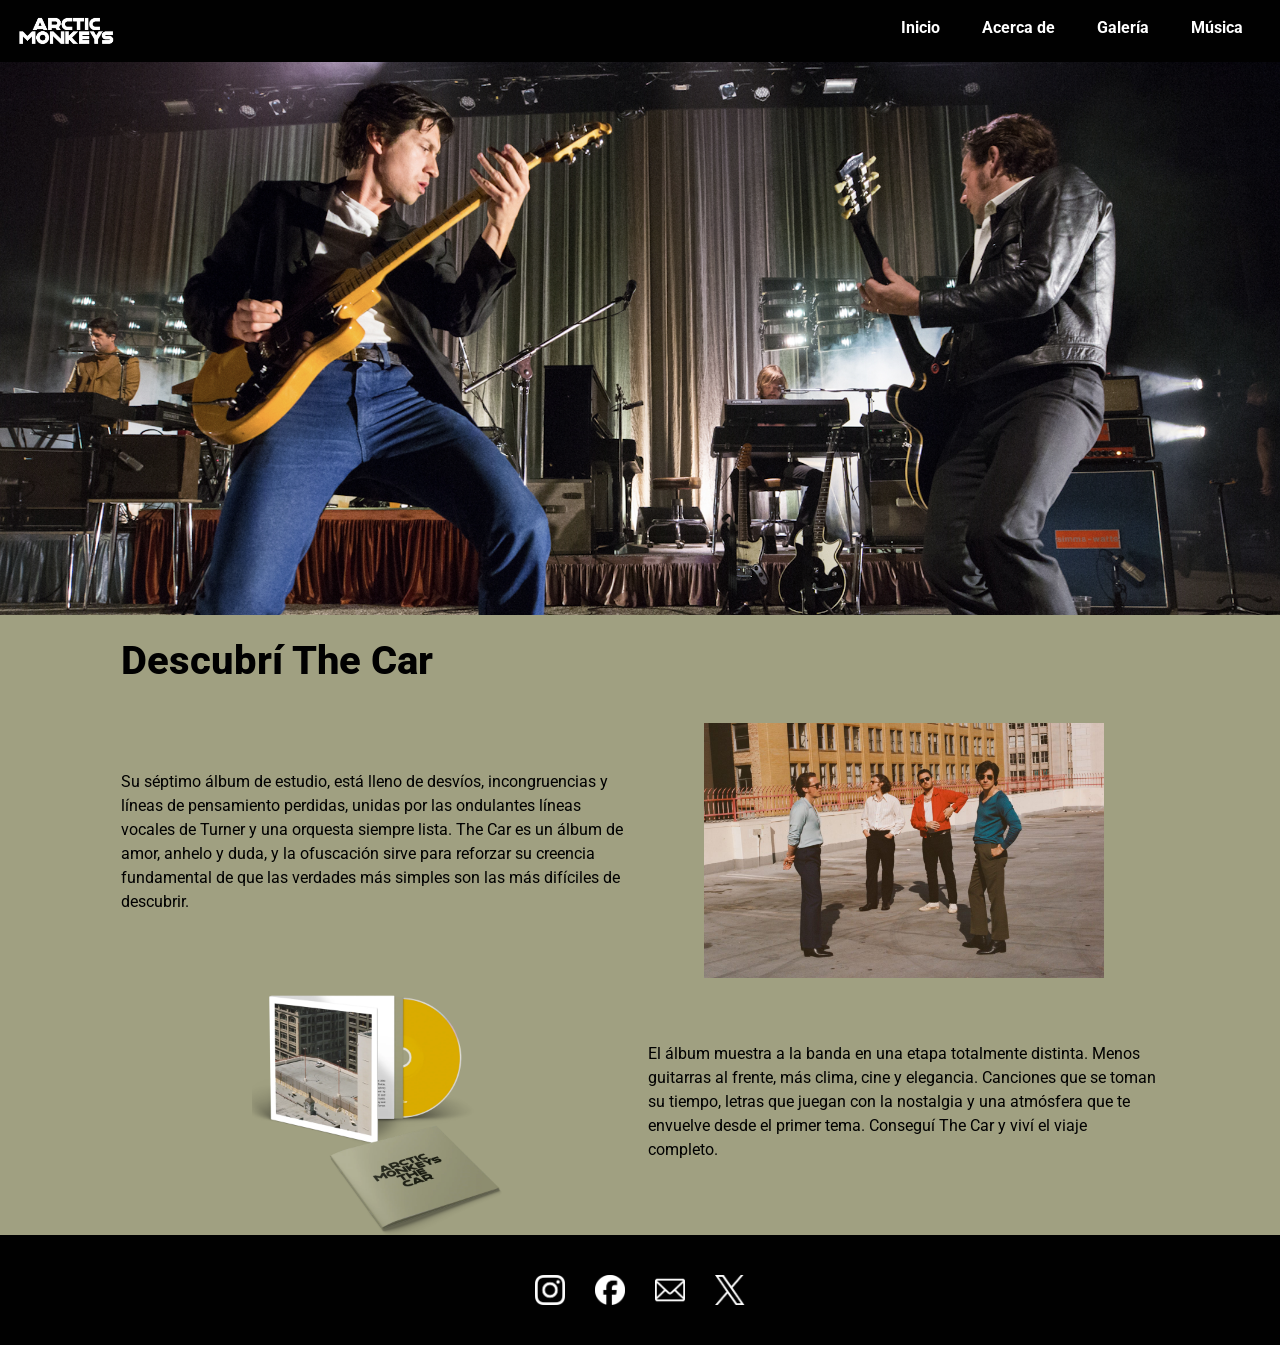
<file: index.html>
<!DOCTYPE html>
<html lang="es">
<head>
    <meta charset="UTF-8">
    <meta name="viewport" content="width=device-width, initial-scale=1.0">
    <title>Arctic Monkeys</title>
    <meta name="description" content="Descubrí el universo de Arctic Monkeys: su historia, música, estética y evolución como una de las bandas más influyentes del rock alternativo.">

    <link href="https://cdn.jsdelivr.net/npm/bootstrap@5.3.8/dist/css/bootstrap.min.css" rel="stylesheet" integrity="sha384-sRIl4kxILFvY47J16cr9ZwB07vP4J8+LH7qKQnuqkuIAvNWLzeN8tE5YBujZqJLB" crossorigin="anonymous">
    

    <link rel="stylesheet" href="css/estilos.css">
</head>
<body>
    <header>
        <img src="imagenes/logoo.png" alt="logo arctic monkeys">

        <nav>
            <ul>
                <li><a href="#">Inicio</a></li>
                <li><a href="./page/acerca.html">Acerca de</a></li>
                <li><a href="./page/galeria.html">Galería</a></li>
                <li><a href="./page/música.html">Música</a></li>
            </ul>
        </nav>
    </header>
    
    <main class="inicio-main">
       <img class="banner" src="imagenes/fotoo.webp" alt="Banda Artic Monkeys brillando en el escenario">

       <section class="contenedor">
         <h1 class="titulo">Descubrí The Car</h1>
         <p class="texto1">Su séptimo álbum de estudio, está lleno de desvíos, incongruencias y líneas de pensamiento perdidas, unidas por las ondulantes líneas vocales de Turner y una orquesta siempre lista. The Car es un álbum de amor, anhelo y duda, y la ofuscación sirve para reforzar su creencia fundamental de que las verdades más simples son las más difíciles de descubrir.</p>
         <img class="foto" src="imagenes/album.jpg" alt="Estética de The Car">
         <p class="texto2">El álbum muestra a la banda en una etapa totalmente distinta. Menos guitarras al frente, más clima, cine y elegancia. Canciones que se toman su tiempo, letras que juegan con la nostalgia y una atmósfera que te envuelve desde el primer tema. Conseguí The Car y viví el viaje completo.</p>
         <img class="foto2" src="imagenes/disco.webp" alt="Disco The Car">

       </section>

        
    </main>
   
    <footer>
        <div class="redes">
            <img src="imagenes/instagram.png" alt="Instagram">
            <img src="imagenes/facebook.png" alt="Facebook">
            <img src="imagenes/mensaje.png" alt="Newsletter">
            <img src="imagenes/twitter.png" alt="Twitter">
        </div>

    </footer>

    <script src="https://cdn.jsdelivr.net/npm/bootstrap@5.3.8/dist/js/bootstrap.bundle.min.js" integrity="sha384-FKyoEForCGlyvwx9Hj09JcYn3nv7wiPVlz7YYwJrWVcXK/BmnVDxM+D2scQbITxI" crossorigin="anonymous"></script>
</body>
</html>
</file>
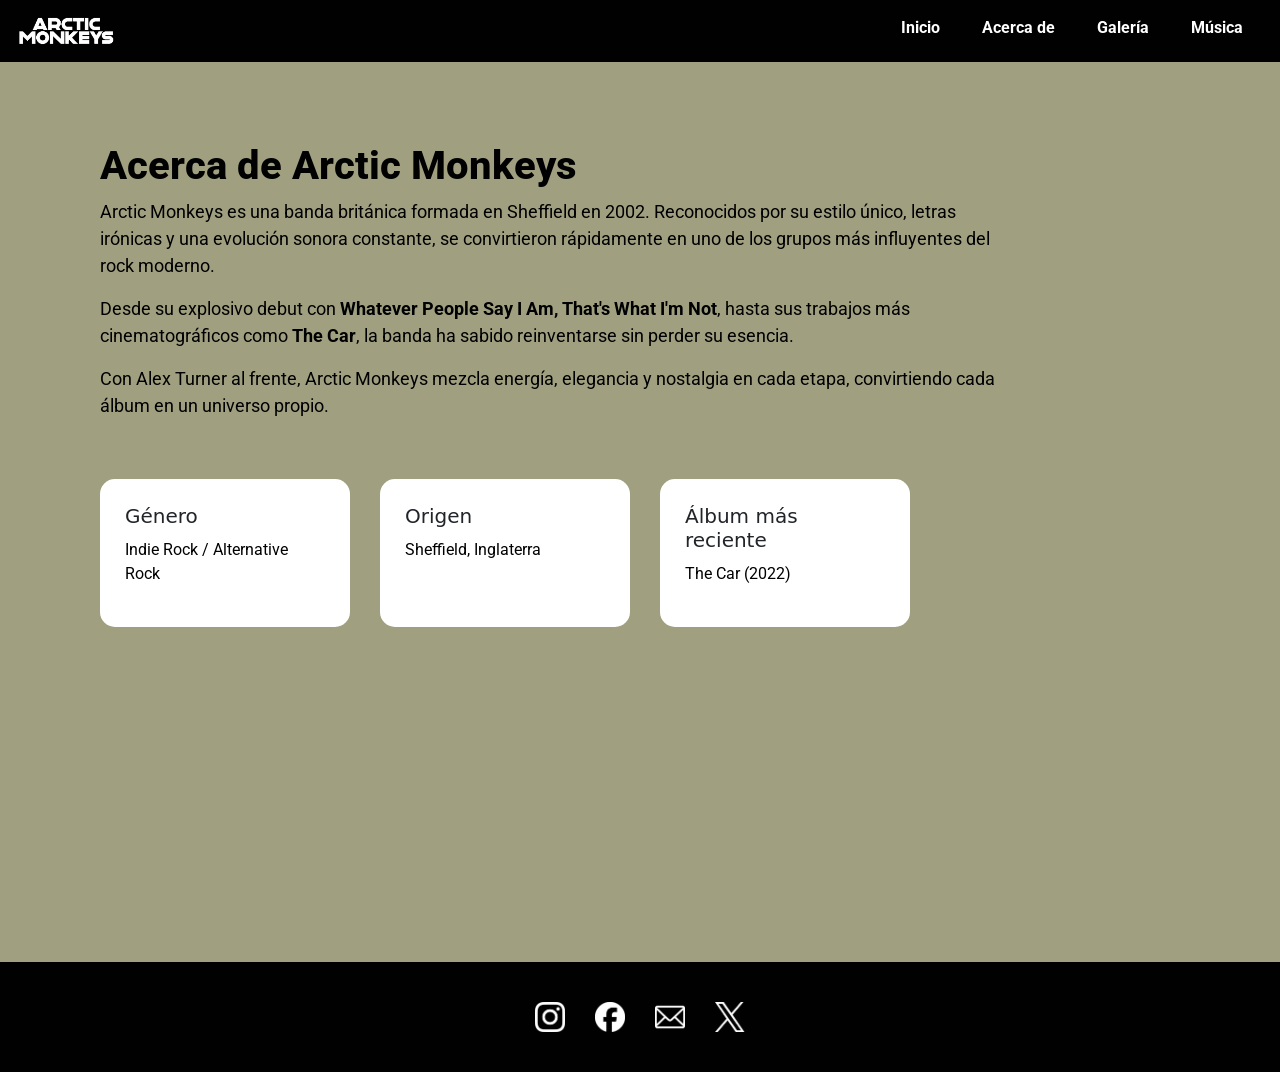
<file: page/acerca.html>
<!DOCTYPE html>
<html lang="en">
<head>
    <meta charset="UTF-8">
    <meta name="viewport" content="width=device-width, initial-scale=1.0">
    <title>Acerca de Arctic Monkeys</title>
    <meta name="description" content="Conocé la historia de Arctic Monkeys, desde sus inicios en Sheffield hasta convertirse en una de las bandas más importantes del rock contemporáneo.">

    <link href="https://cdn.jsdelivr.net/npm/bootstrap@5.3.8/dist/css/bootstrap.min.css" rel="stylesheet" integrity="sha384-sRIl4kxILFvY47J16cr9ZwB07vP4J8+LH7qKQnuqkuIAvNWLzeN8tE5YBujZqJLB" crossorigin="anonymous">

    <link rel="stylesheet" href="https://cdnjs.cloudflare.com/ajax/libs/animate.css/4.1.1/animate.min.css"/>

    <link rel="stylesheet" href="../css/estilos.css">
</head>
<body>
    <header>
        <img src="../imagenes/logoo.png" alt="logo arctic monkeys">

        <nav>
            <ul>
                <li><a href="../index.html">Inicio</a></li>
                <li><a href="#">Acerca de</a></li>
                <li><a href="galeria.html">Galería</a></li>
                <li><a href="música.html">Música</a></li>
            </ul>
        </nav>
    </header>
    <main>
        <section class="acerca-section">
             <h1>Acerca de Arctic Monkeys</h1>

              <div class="acerca-contenido">
                 <p>Arctic Monkeys es una banda británica formada en Sheffield en 2002. Reconocidos por su estilo único, letras irónicas y una evolución sonora constante, se convirtieron rápidamente en uno de los grupos más influyentes del rock moderno.</p>
                 <p>Desde su explosivo debut con <strong>Whatever People Say I Am, That's What I'm Not</strong>, hasta sus trabajos más cinematográficos como <strong>The Car</strong>, la banda ha sabido reinventarse sin perder su esencia.</p>
                 <p>Con Alex Turner al frente, Arctic Monkeys mezcla energía, elegancia y nostalgia en cada etapa, convirtiendo cada álbum en un universo propio.</p>
              </div>

              <div class="acerca-cards">
                <div class="acerca-card animate__animated animate__backInUp">
                    <h3>Género</h3>
                    <p>Indie Rock / Alternative Rock</p>

                </div>

                <div class="acerca-card animate__animated animate__backInUp">
                     <h3>Origen</h3>
                     <p>Sheffield, Inglaterra</p>

                </div>

                <div class="acerca-card animate__animated animate__backInUp">
                    <h3>Álbum más reciente</h3>
                    <p>The Car (2022)</p>
                </div>


              </div>


        </section>

        


    </main>
    <footer>
        <div class="redes">
            <img src="../imagenes/instagram.png" alt="Instagram">
            <img src="../imagenes/facebook.png" alt="Facebook">
            <img src="../imagenes/mensaje.png" alt="Newsletter">
            <img src="../imagenes/twitter.png" alt="Twitter">
        </div>

    </footer>

    <script src="https://cdn.jsdelivr.net/npm/bootstrap@5.3.8/dist/js/bootstrap.bundle.min.js" integrity="sha384-FKyoEForCGlyvwx9Hj09JcYn3nv7wiPVlz7YYwJrWVcXK/BmnVDxM+D2scQbITxI" crossorigin="anonymous"></script>
</body>
</html>
</file>
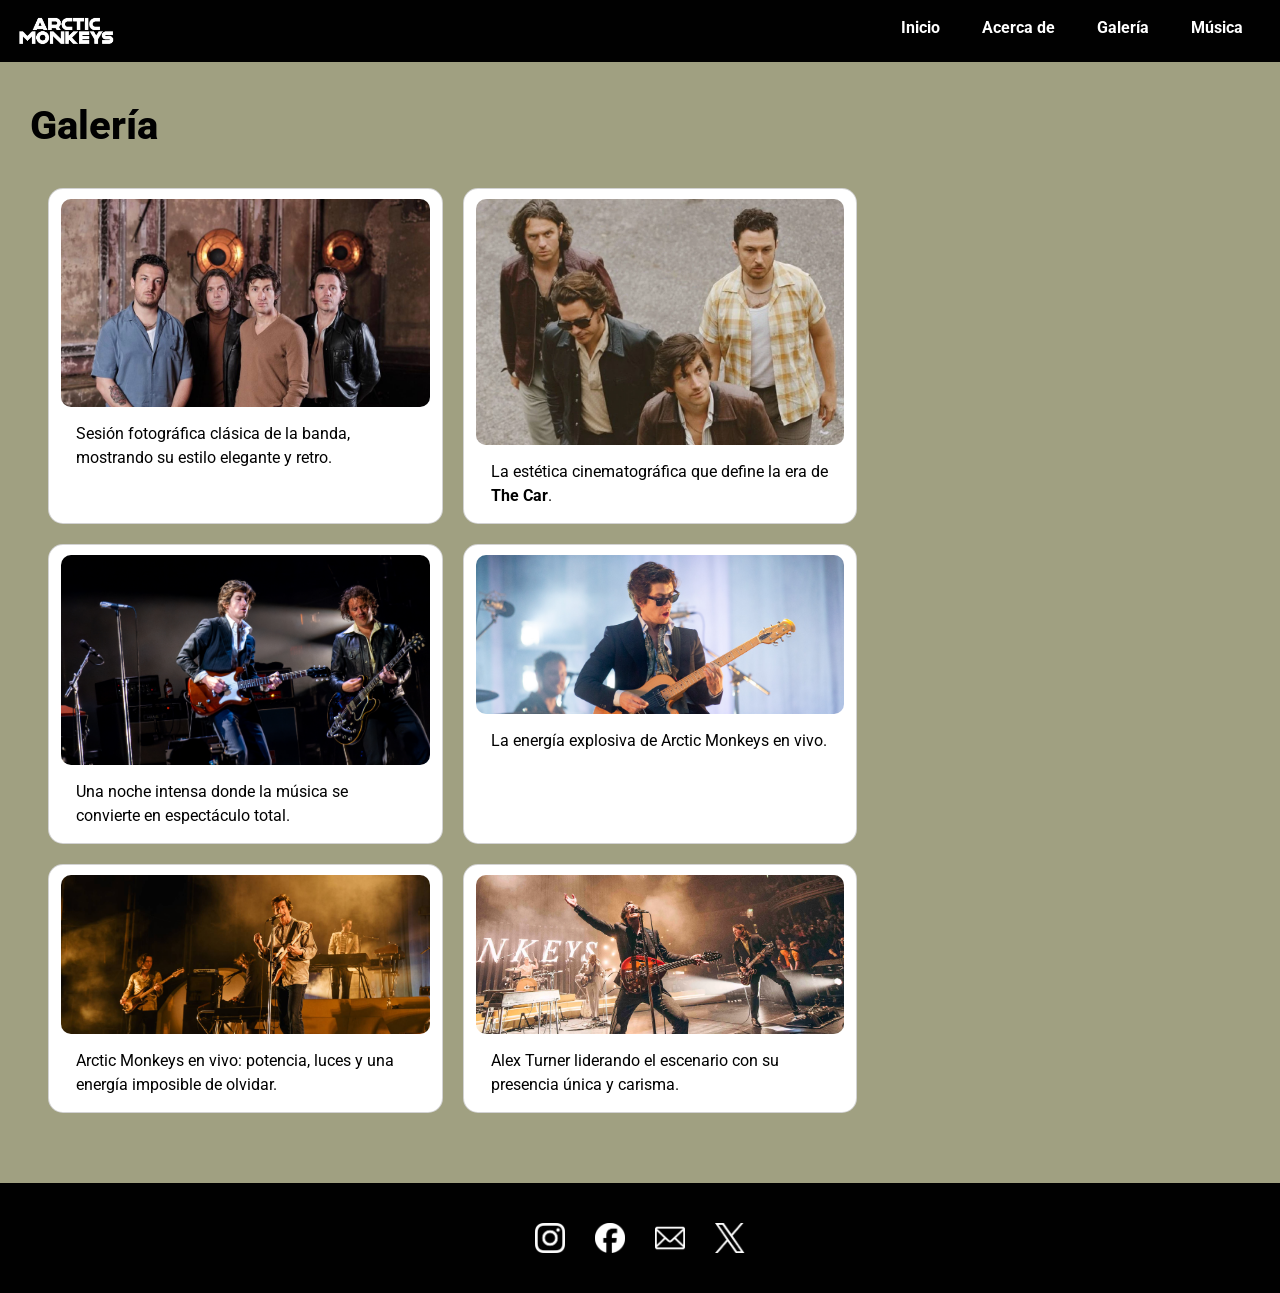
<file: page/galeria.html>
<!DOCTYPE html>
<html lang="en">
<head>
    <meta charset="UTF-8">
    <meta name="viewport" content="width=device-width, initial-scale=1.0">
    <title>Galería Arctic Monkeys</title>
    <meta name="description" content="Explorá la galería de Arctic Monkeys con imágenes icónicas, sesiones fotográficas y momentos en vivo que reflejan la identidad visual de la banda.">

    <link href="https://cdn.jsdelivr.net/npm/bootstrap@5.3.8/dist/css/bootstrap.min.css" rel="stylesheet" integrity="sha384-sRIl4kxILFvY47J16cr9ZwB07vP4J8+LH7qKQnuqkuIAvNWLzeN8tE5YBujZqJLB" crossorigin="anonymous">
    
    <link rel="stylesheet" href="../css/estilos.css">
</head>
<body>
       <header>
        <img src="../imagenes/logoo.png" alt="logo arctic monkeys">

        <nav>
            <ul>
                <li><a href="../index.html">Inicio</a></li>
                <li><a href="acerca.html">Acerca de</a></li>
                <li><a href="#">Galería</a></li>
                <li><a href="música.html">Música</a></li>
            </ul>
        </nav>
    </header>
    
    <main class="galeria">
        <h1>Galería</h1>
    

     <!-- cards -->

     <section class="cards row">

        <div class="card col-12 col-sm-4 col-lg-4">
         <img src="../imagenes/banda.jpg" class="card-img-top" alt="Miembros de Arctic Monkeys">
         <div class="card-body">
             <p class="card-text"> Sesión fotográfica clásica de la banda, mostrando su estilo elegante y retro.</p>
         </div>
        </div>

        <div class="card col-12 col-sm-4 col-lg-4">
         <img src="../imagenes/grupo.webp" class="card-img-top2" alt="Estética del nuevo albúm">
         <div class="card-body">
             <p class="card-text">La estética cinematográfica que define la era de <strong>The Car</strong>.</p>
         </div>
        </div>

        <div class="card col-12 col-sm-4 col-lg-4">
         <img src="../imagenes/concierto.jpg" class="card-img-top3" alt="Show en vivo de Artic Monkeys">
         <div class="card-body">
             <p class="card-text">Una noche intensa donde la música se convierte en espectáculo total.</p>
         </div>
        </div>

         <div class="card col-12 col-sm-4 col-lg-4">
         <img src="../imagenes/guitarra.png" class="card-img-top4" alt="Artic Monkeys en vivo">
         <div class="card-body">
             <p class="card-text">La energía explosiva de Arctic Monkeys en vivo.</p>
         </div>
        </div>

         <div class="card col-12 col-sm-4 col-lg-4">
         <img src="../imagenes/show.png" class="card-img-top5" alt="La banda tocando en vivo en Nueva York">
         <div class="card-body">
             <p class="card-text">Arctic Monkeys en vivo: potencia, luces y una energía imposible de olvidar.</p>
         </div>
        </div>

         <div class="card col-12 col-sm-4 col-lg-4">
         <img src="../imagenes/musica.png" class="card-img-top6" alt="Alex Turner, vocalista de la banda, brillando en el escenario">
         <div class="card-body">
             <p class="card-text">Alex Turner liderando el escenario con su presencia única y carisma.</p>
         </div>
        </div>

     </section>


    </main>

    

    <footer>
        <div class="redes">
            <img src="../imagenes/instagram.png" alt="Instagram">
            <img src="../imagenes/facebook.png" alt="Facebook">
            <img src="../imagenes/mensaje.png" alt="Newsletter">
            <img src="../imagenes/twitter.png" alt="Twitter">
        </div>
    </footer>

    <script src="https://cdn.jsdelivr.net/npm/bootstrap@5.3.8/dist/js/bootstrap.bundle.min.js" integrity="sha384-FKyoEForCGlyvwx9Hj09JcYn3nv7wiPVlz7YYwJrWVcXK/BmnVDxM+D2scQbITxI" crossorigin="anonymous"></script>
</body>
</html>
</file>
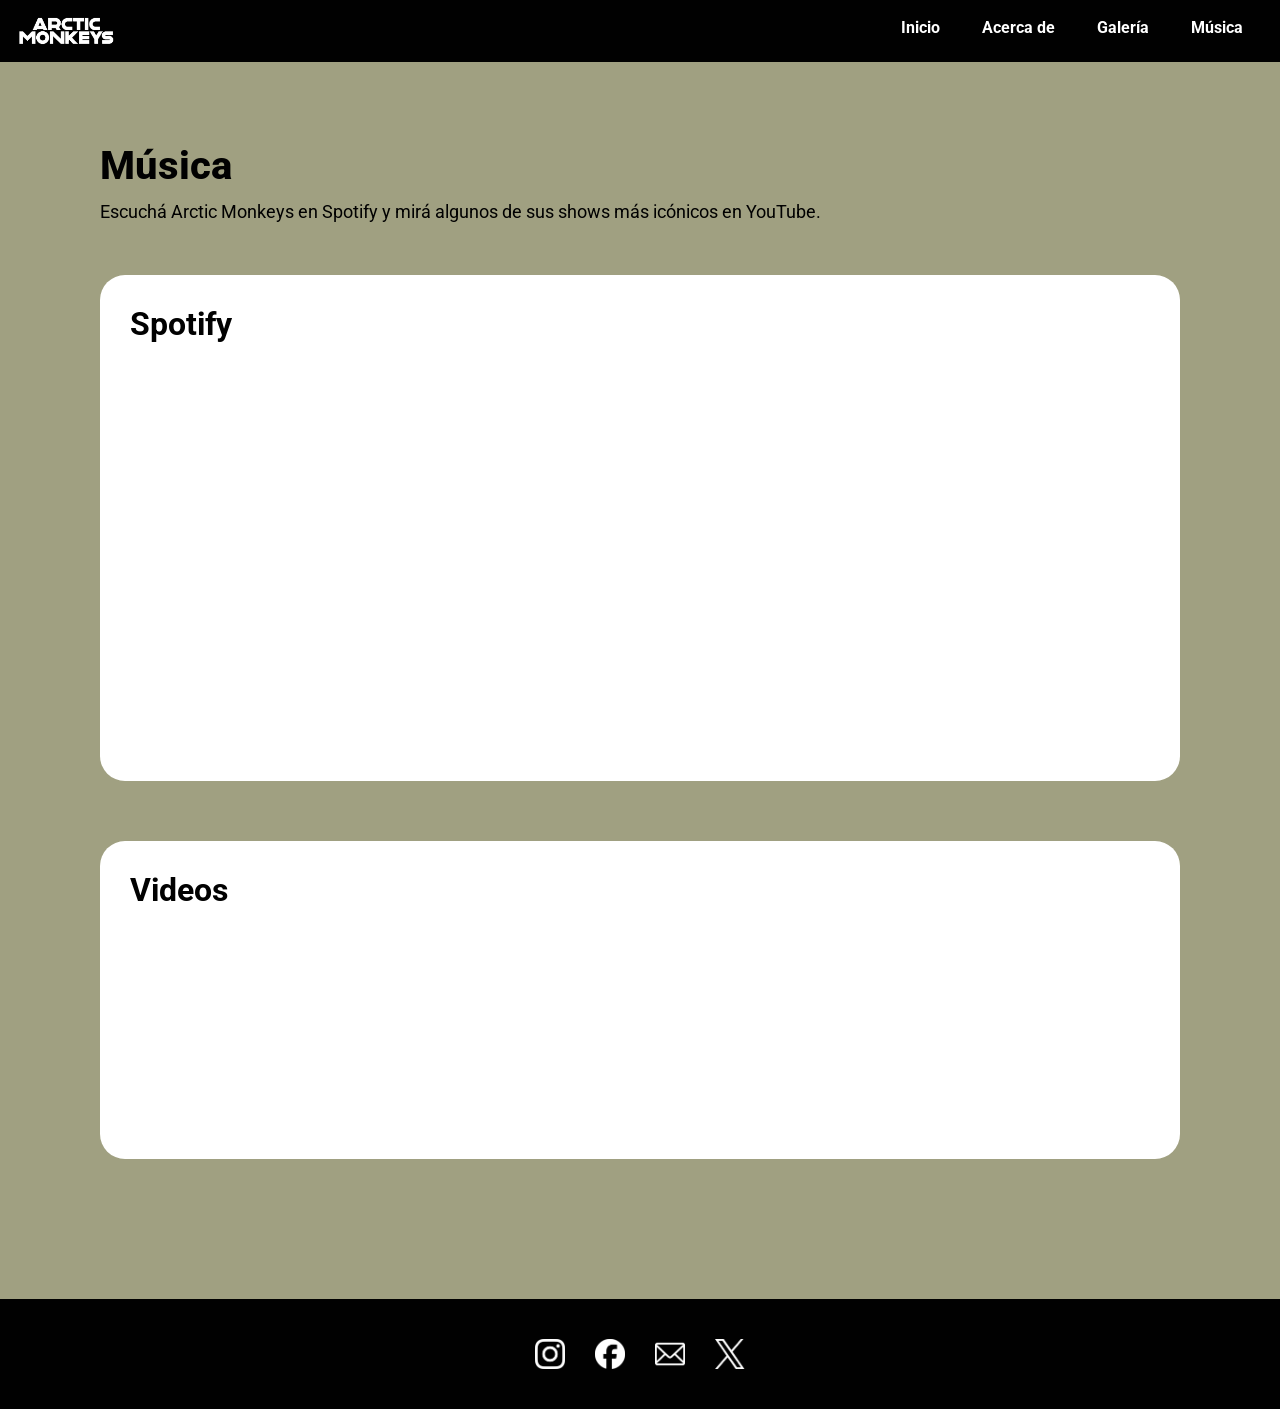
<file: page/música.html>
<!DOCTYPE html>
<html lang="en">
<head>
    <meta charset="UTF-8">
    <meta name="viewport" content="width=device-width, initial-scale=1.0">
    <title>Música Arctic Monkeys</title>
    <meta name="description" content="Escuchá y descubrí la música de Arctic Monkeys, sus álbumes más destacados y la evolución sonora que marcó su carrera.">
    
    <link href="https://cdn.jsdelivr.net/npm/bootstrap@5.3.8/dist/css/bootstrap.min.css" rel="stylesheet" integrity="sha384-sRIl4kxILFvY47J16cr9ZwB07vP4J8+LH7qKQnuqkuIAvNWLzeN8tE5YBujZqJLB" crossorigin="anonymous">

    <link rel="stylesheet" href="../css/estilos.css">
</head>
<body>
    <header>
        <img src="../imagenes/logoo.png" alt="logo arctic monkeys">

        <nav>
            <ul>
                <li><a href="../index.html">Inicio</a></li>
                <li><a href="acerca.html">Acerca de</a></li>
                <li><a href="galeria.html">Galería</a></li>
                <li><a href="#">Música</a></li>
            </ul>
        </nav>
    </header>


    <main>
        <section class="musica">
            <h1>Música</h1>
            <p>Escuchá Arctic Monkeys en Spotify y mirá algunos de sus shows más icónicos en YouTube.</p>

             <div class="spotify">
                 <h2>Spotify</h2>

                 <iframe src="https://open.spotify.com/embed/artist/7Ln80lUS6He07XvHI8qqHH?utm_source=generator" 
                 frameborder="0" 
                 allow="autoplay; clipboard-write; encrypted-media; fullscreen; picture-in-picture"
                 width="100%"
                  height="380"
                  style="border-radius:12px"></iframe>
             </div>

             <div class="video">
                <h2>Videos</h2>
                <div class="video-grid">
                    <iframe src="https://www.youtube.com/embed/VQH8ZTgna3Q" frameborder="0" title="Do I Wanna Know?" allowfullscreen></iframe>
                    <iframe src="https://www.youtube.com/embed/bpOSxM0rNPM" frameborder="0"  title="R U Mine?"  allowfullscreen></iframe>
                    <iframe src="https://www.youtube.com/embed/ma9I9VBKPiw" frameborder="0"  title="505 Live" allowfullscreen></iframe>
                </div>
             </div>

        </section>
      


    </main>



    <footer>
        <div class="redes">
            <img src="../imagenes/instagram.png" alt="Instagram">
            <img src="../imagenes/facebook.png" alt="Facebook">
            <img src="../imagenes/mensaje.png" alt="Newsletter">
            <img src="../imagenes/twitter.png" alt="Twitter">
        </div>
    </footer>

    <script src="https://cdn.jsdelivr.net/npm/bootstrap@5.3.8/dist/js/bootstrap.bundle.min.js" integrity="sha384-FKyoEForCGlyvwx9Hj09JcYn3nv7wiPVlz7YYwJrWVcXK/BmnVDxM+D2scQbITxI" crossorigin="anonymous"></script>
</body>
</html>
</file>
<file: css/estilos.css>
@import url("https://fonts.googleapis.com/css2?family=Roboto:ital,wght@0,100..900;1,100..900&display=swap");
p, h2, h1 {
  font-family: "Roboto", sans-serif;
  font-optical-sizing: auto;
  font-weight: 400;
  font-style: normal;
  color: #010101;
}

h1 {
  font-weight: 800;
}

h2 {
  font-weight: 700;
}

* {
  margin: 0;
  padding: 0;
}

body {
  background-color: #a0a081;
}

header {
  background-color: #010101;
  display: flex;
  justify-content: space-between;
  position: sticky;
  top: 0px;
  z-index: 100;
}
header img {
  width: 100px;
  margin: 16px;
}
header nav {
  width: 35%;
}
header nav ul {
  list-style: none;
  height: 100%;
  display: flex;
  justify-content: space-around;
  margin: 16px;
  list-style: none;
}
header nav ul a {
  font-family: "Roboto", sans-serif;
  font-optical-sizing: auto;
  font-weight: 700;
  font-style: normal;
  color: #ffffff;
  text-decoration: none;
}
header nav ul a:hover {
  color: #a0a081;
}

main img {
  width: 100%;
}
main .contenedor {
  display: grid;
  grid-template-areas: "titulo titulo" "texto1 foto" "foto2 texto2";
  grid-template-columns: 40% 40%;
  grid-template-rows: 100px 250px 250px;
  justify-content: center;
  align-items: center;
  justify-items: start;
  column-gap: 15px;
  row-gap: 10px;
}
main .contenedor .titulo {
  grid-area: titulo;
}
main .contenedor .foto {
  grid-area: foto;
  width: 100%;
  max-width: 400px;
  justify-self: center;
}
main .contenedor .texto1 {
  grid-area: texto1;
}
main .contenedor .foto2 {
  grid-area: foto2;
  width: 100%;
  max-width: 250px;
  justify-self: center;
}
main .contenedor .texto2 {
  grid-area: texto2;
}

.galeria {
  padding: 40px 30px;
}
.galeria .cards {
  display: flex;
  gap: 20px;
  padding: 30px;
}
.galeria .cards .card {
  background-color: #ffffff;
  border-radius: 15px;
  overflow: hidden;
  max-width: 450px;
}
.galeria .cards .card img {
  margin-top: 10px;
  border-radius: 10px;
  transition: 2s;
}
.galeria .cards .card img:hover {
  transform: scale(2, 2);
}
.galeria .cards .card .card-body {
  padding: 15px;
}

.musica {
  background-color: #a0a081;
  padding: 80px 100px;
  min-height: 100vh;
}
.musica p {
  font-size: 18px;
  max-width: 800px;
  margin-bottom: 50px;
}
.musica .spotify {
  background: #ffffff;
  padding: 30px;
  border-radius: 25px;
  margin-bottom: 60px;
}
.musica .spotify h2 {
  margin-bottom: 20px;
}
.musica .video {
  background: #ffffff;
  padding: 30px;
  border-radius: 25px;
  margin-bottom: 60px;
}
.musica .video h2 {
  margin-bottom: 20px;
}
.musica .video .video-grid {
  display: grid;
  grid-template-columns: repeat(auto-fit, minmax(280px, 1fr));
  gap: 20px;
}
.musica .video .video-grid iframe {
  width: 100%;
  height: 200px;
  border-radius: 15px;
  border: none;
}

.acerca-section {
  background-color: #a0a081;
  padding: 80px 100px;
  min-height: 100vh;
}
.acerca-section .acerca-contenido {
  max-width: 900px;
  font-size: 18px;
  margin-bottom: 60px;
}
.acerca-section .acerca-cards {
  display: flex;
  gap: 30px;
  flex-wrap: wrap;
}
.acerca-section .acerca-cards .acerca-card {
  background: #ffffff;
  padding: 25px;
  width: 250px;
  border-radius: 15px;
}
.acerca-section .acerca-cards .acerca-card h3 {
  margin-bottom: 10px;
  font-size: 20px;
}

footer {
  background-color: #010101;
  padding: 40px 0;
}
footer .redes {
  display: flex;
  justify-content: center;
  align-items: center;
  gap: 30px;
}
footer .redes img {
  width: 30px;
}

@media (max-width: 768px) {
  header {
    flex-direction: column;
    justify-content: center;
    align-items: center;
  }
  header nav {
    width: 80%;
  }
  header nav ul {
    gap: 12px;
  }
  main .contenedor {
    grid-template-areas: "titulo" "texto1" "foto" "texto2" "foto2";
    grid-template-rows: auto;
    grid-template-columns: 1fr;
    justify-items: center;
    justify-content: center;
    row-gap: 20px;
  }
  main .contenedor .texto1, main .contenedor .texto2 {
    padding: 20px;
  }
  main .contenedor .foto {
    max-width: 500px;
  }
  main .contenedor .foto2 {
    max-width: 350px;
  }
  .acerca-section {
    padding: 50px 20px;
  }
  .acerca-section h1 {
    margin-bottom: 20px;
  }
  .acerca-section .acerca-contenido {
    font-size: 16px;
    margin-bottom: 40px;
  }
  .acerca-section .acerca-cards {
    flex-direction: column;
    align-items: center;
    gap: 20px;
  }
  .acerca-section .acerca-cards .acerca-card {
    width: 100%;
    max-width: 320px;
    padding: 20px;
  }
  .musica {
    padding: 50px 20px;
  }
  .musica h1 {
    margin-bottom: 15px;
  }
  .musica p {
    font-size: 16px;
    margin-bottom: 35px;
  }
  .musica .spotify {
    padding: 20px;
  }
  .musica .spotify iframe {
    height: 200px;
  }
  .musica .video {
    padding: 20px;
  }
  .musica .video .video-grid {
    grid-template-columns: 1fr;
    gap: 15px;
  }
  .musica .video .video-grid iframe {
    height: 190px;
  }
  .galeria {
    padding: 30px 20px;
  }
  .galeria .cards {
    flex-wrap: wrap;
    justify-content: center;
    gap: 25px;
    padding: 10px;
  }
  .galeria .cards .card {
    max-width: 45%;
  }
  .galeria .cards .card img {
    width: 100%;
  }
}
@media (max-width: 480px) {
  header {
    flex-direction: column;
    justify-content: center;
    align-items: center;
  }
  header nav {
    width: 80%;
  }
  header nav ul {
    gap: 12px;
  }
  main .contenedor {
    grid-template-areas: "titulo" "texto1" "foto" "texto2" "foto2";
    grid-template-rows: auto;
    grid-template-columns: 1fr;
    justify-items: center;
    justify-content: center;
    row-gap: 20px;
  }
  main .contenedor .texto1, main .contenedor .texto2 {
    padding: 20px;
  }
  main .contenedor .foto {
    max-width: 500px;
  }
  main .contenedor .foto2 {
    max-width: 350px;
  }
  .acerca-section {
    padding: 50px 20px;
  }
  .acerca-section h1 {
    margin-bottom: 20px;
  }
  .acerca-section .acerca-contenido {
    font-size: 16px;
    margin-bottom: 40px;
  }
  .acerca-section .acerca-cards {
    flex-direction: column;
    align-items: center;
    gap: 20px;
  }
  .acerca-section .acerca-cards .acerca-card {
    width: 100%;
    max-width: 320px;
    padding: 20px;
  }
  .musica {
    padding: 50px 20px;
  }
  .musica h1 {
    margin-bottom: 15px;
  }
  .musica p {
    font-size: 16px;
    margin-bottom: 35px;
  }
  .musica .spotify {
    padding: 20px;
  }
  .musica .spotify iframe {
    height: 200px;
  }
  .musica .video {
    padding: 20px;
  }
  .musica .video .video-grid {
    grid-template-columns: 1fr;
    gap: 15px;
  }
  .musica .video .video-grid iframe {
    height: 190px;
  }
  .galeria {
    padding: 30px 20px;
  }
  .galeria .cards {
    flex-direction: column;
    align-items: center;
    gap: 25px;
    padding: 10px;
  }
  .galeria .cards .card {
    max-width: 100%;
  }
  .galeria .cards .card img {
    width: 100%;
  }
}

/*# sourceMappingURL=estilos.css.map */
</file>
